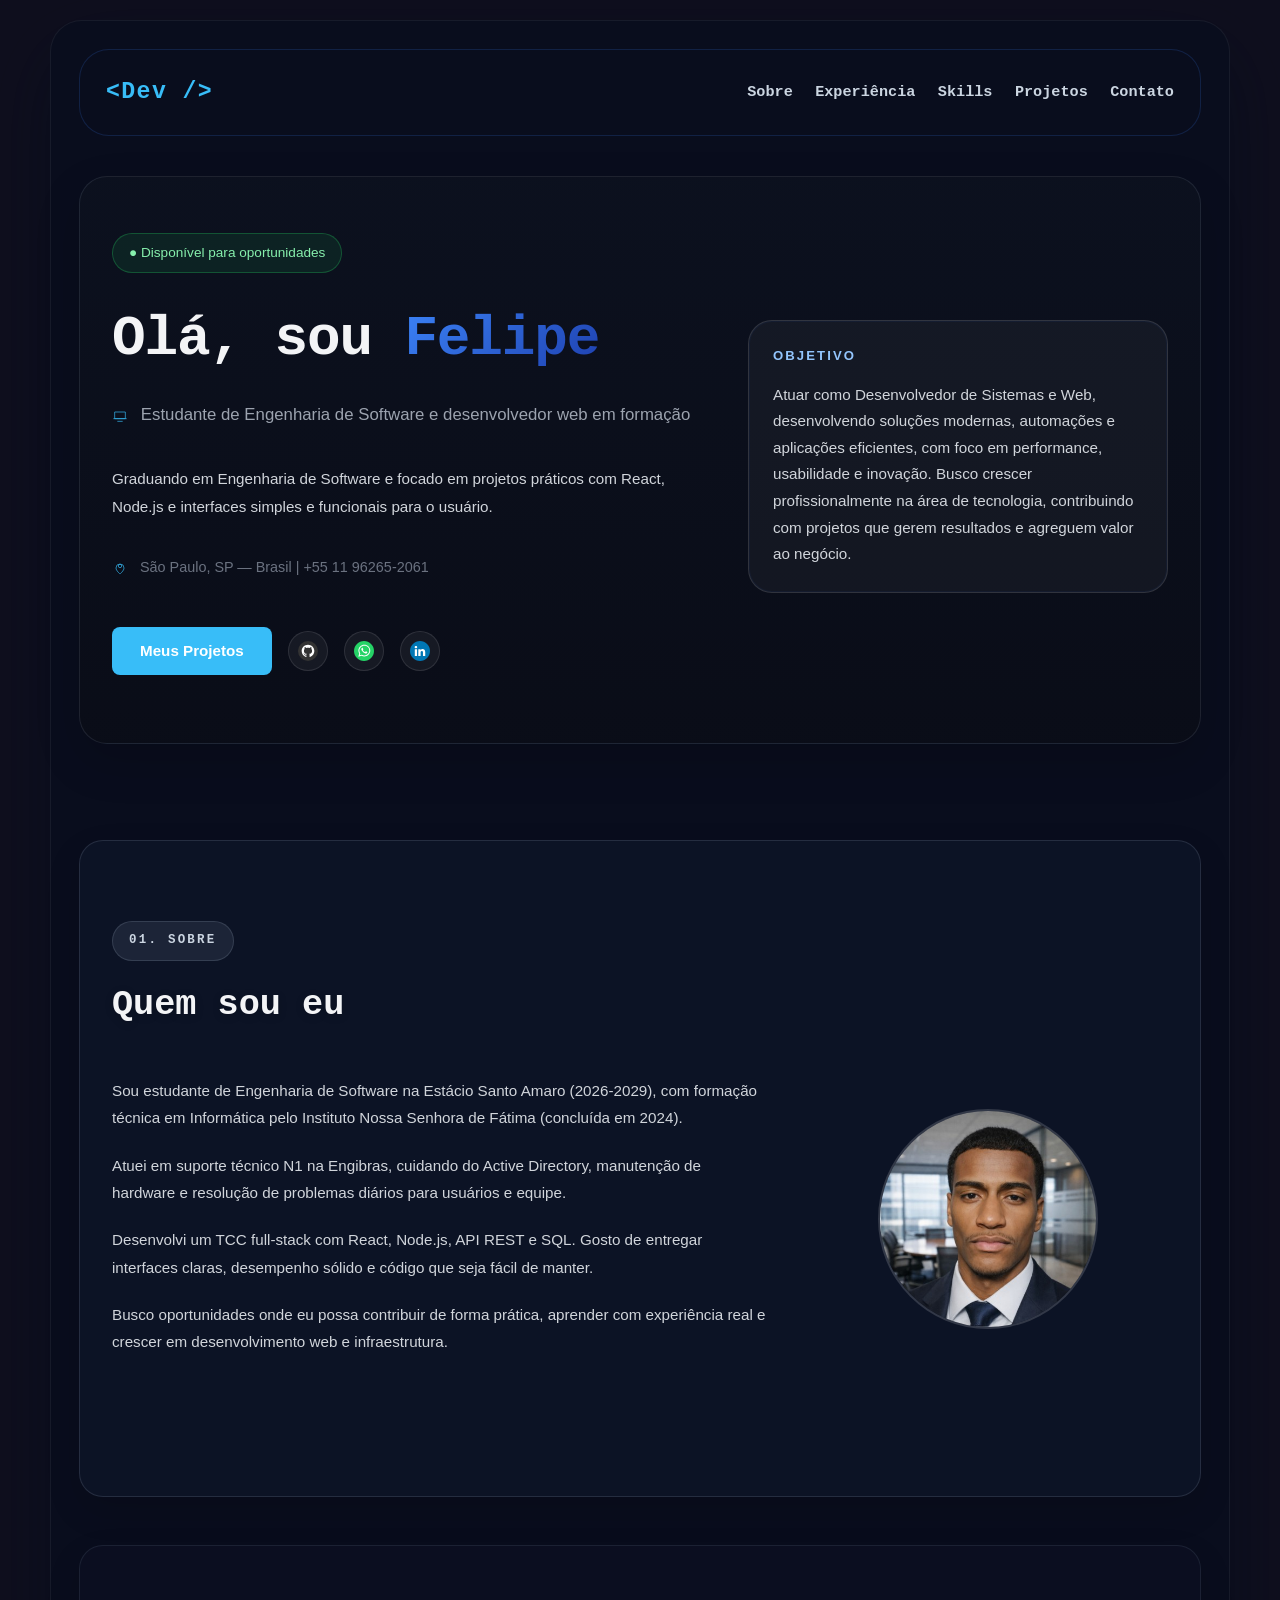
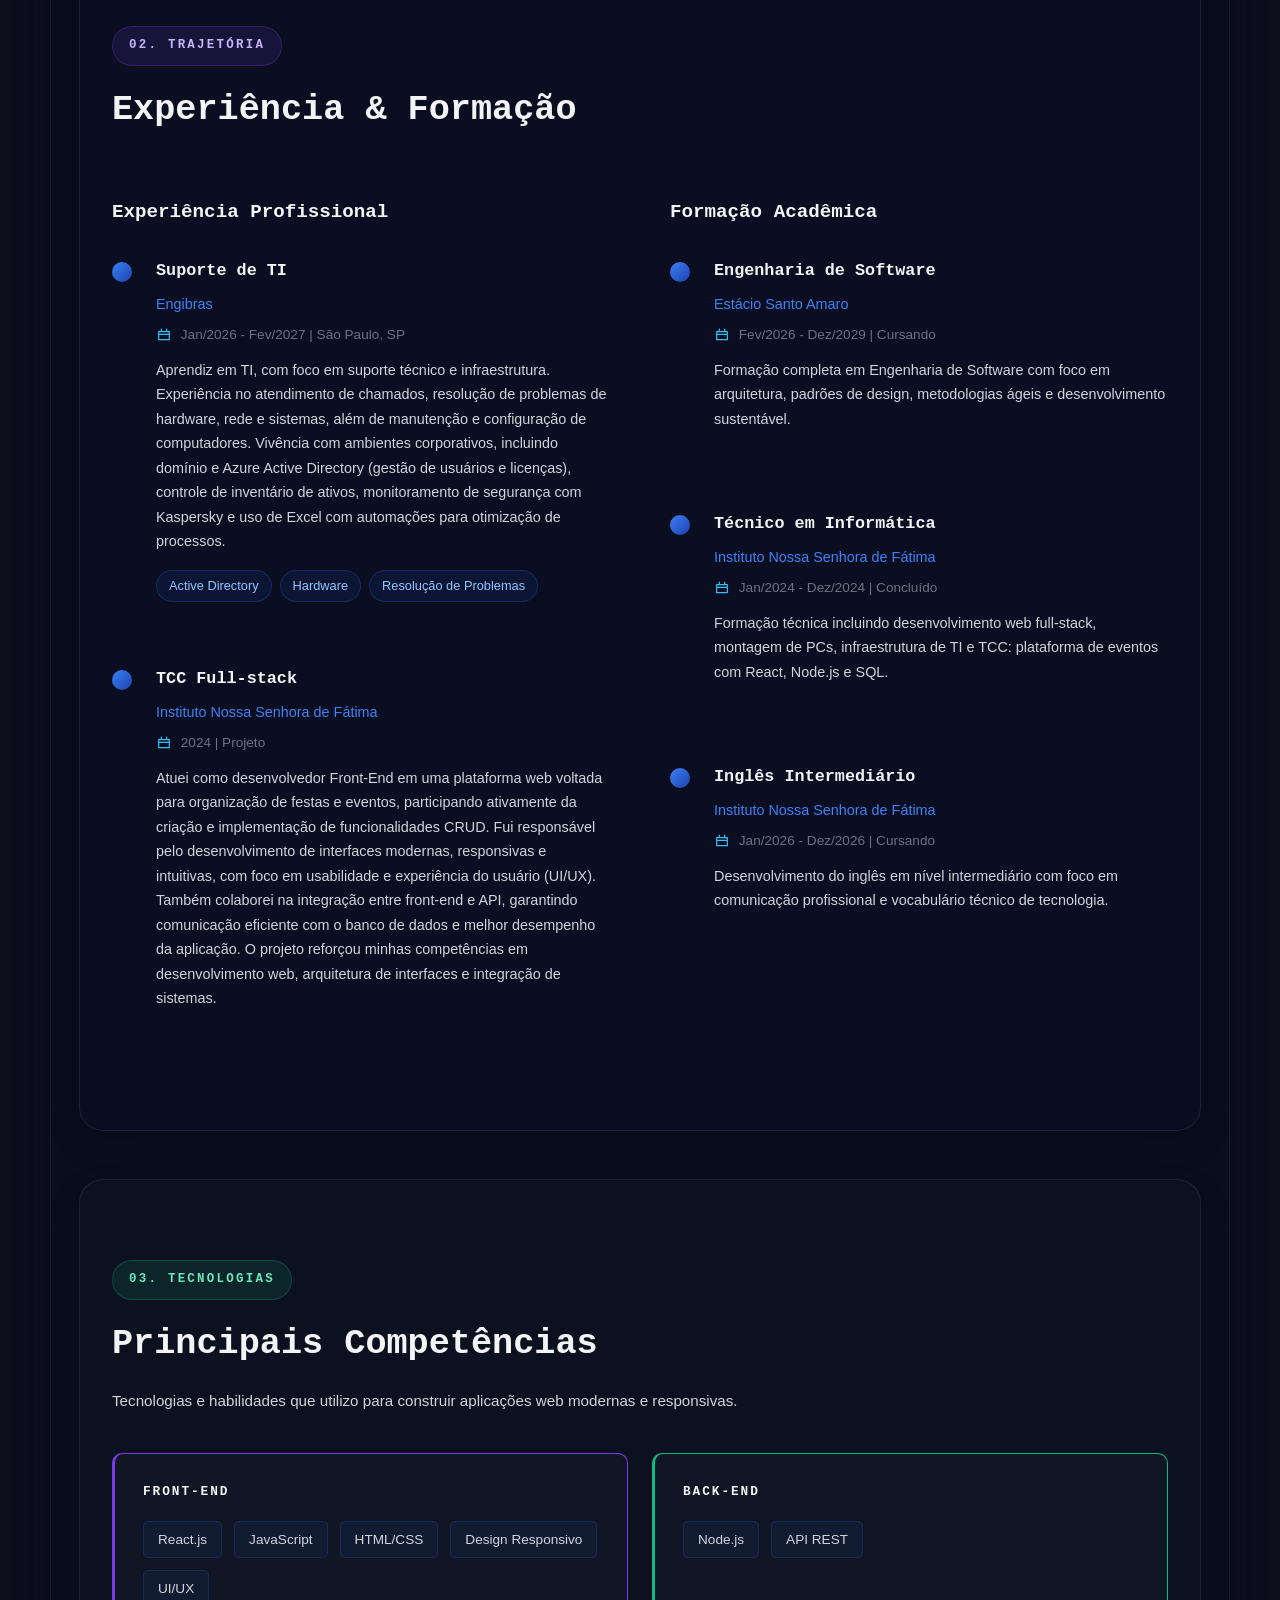
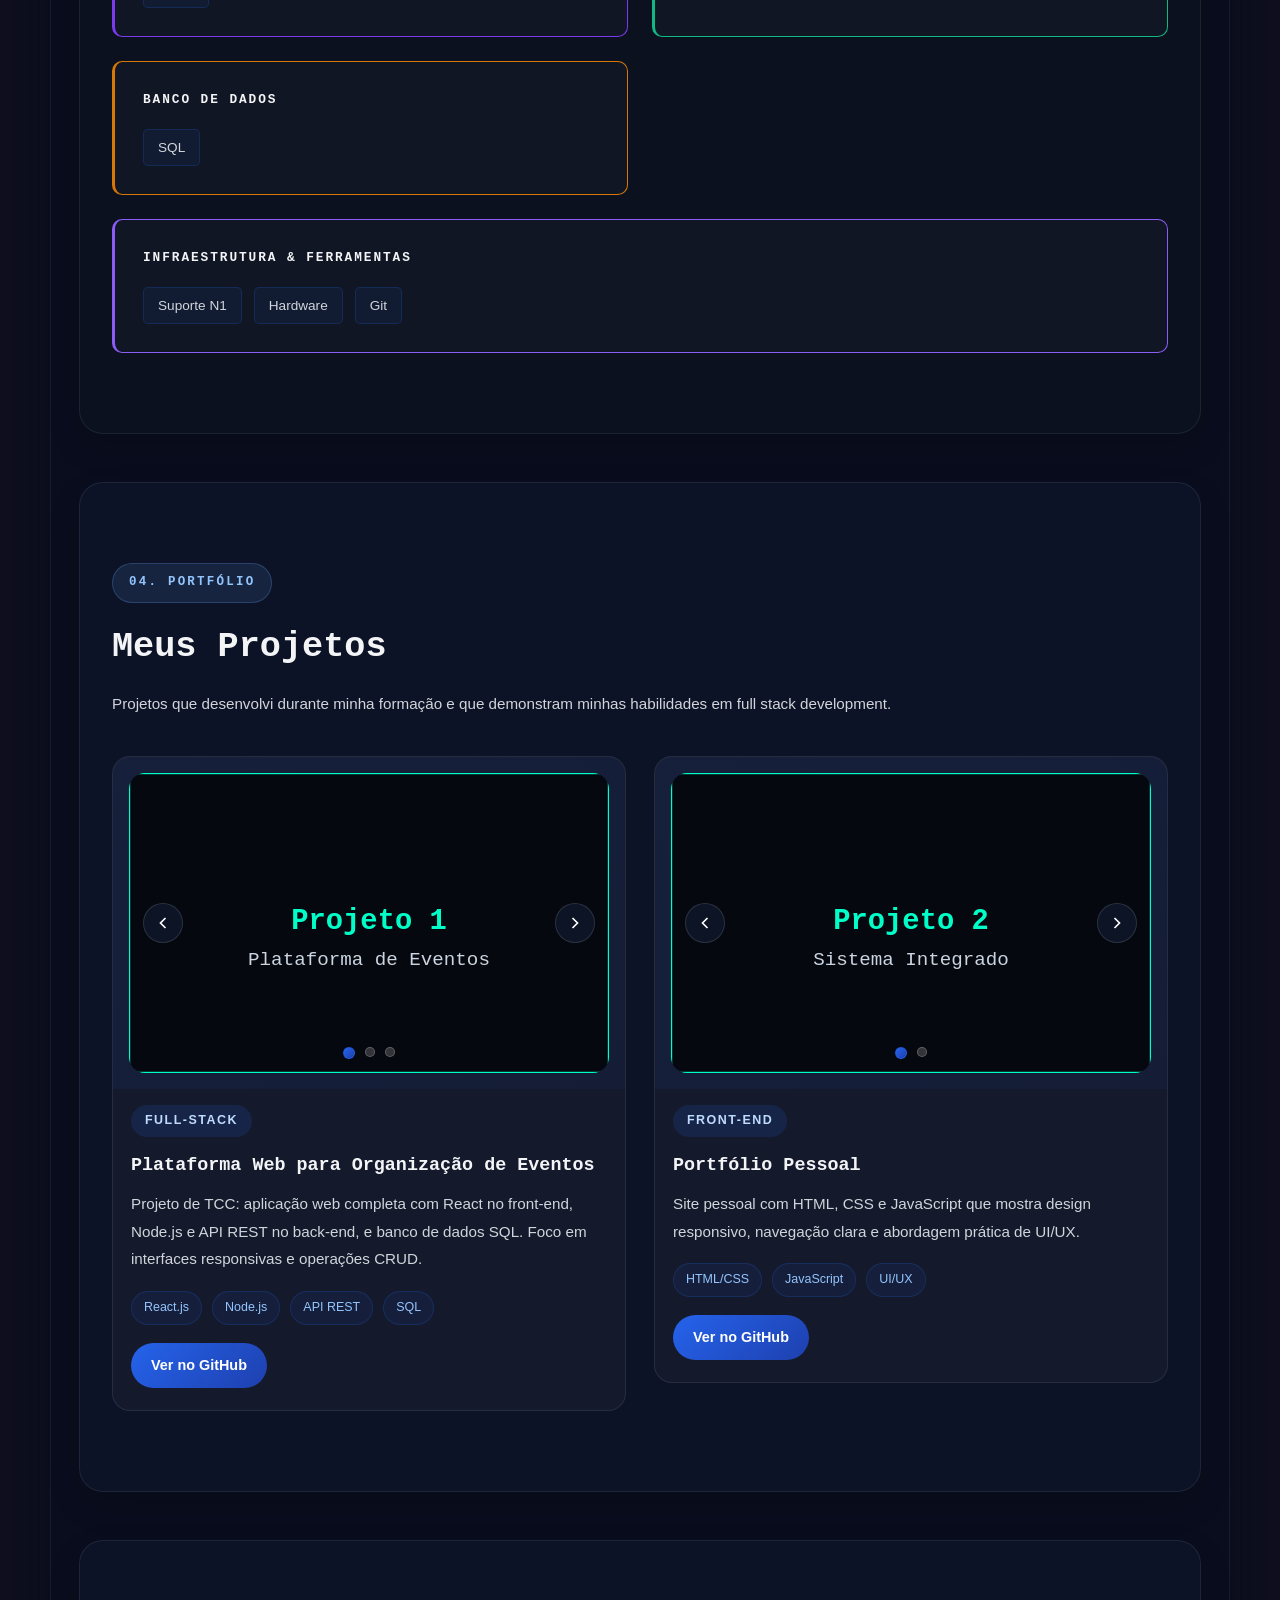
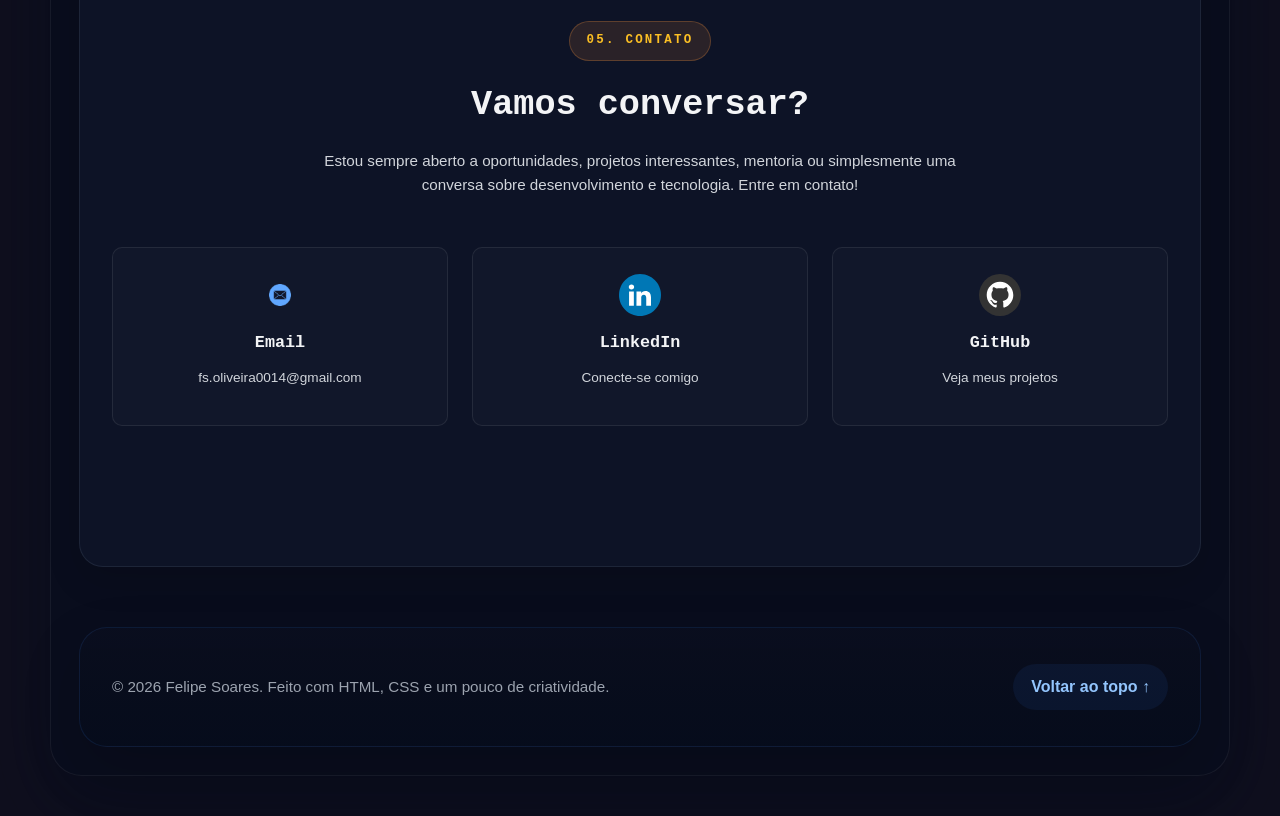
<file: index.html>
<!DOCTYPE html>
<html lang="pt-BR">

<head>
    <meta charset="UTF-8">
    <meta name="viewport" content="width=device-width, initial-scale=1.0">
    <link rel="stylesheet" href="./index.css">
    <title>Felipe Soares - IT Student | JavaScript, ReactJS | NodeJS | SQL | IT Infrastructure</title>
</head>

<body>

    <div class="pagina-home">

        <header class="topo">
            <div class="header-brand">
                <a class="logo" href="#home">&lt;Dev /&gt;</a>
            </div>
            <nav class="nav-menu">
                <a href="#sobre">Sobre</a>
                <a href="#trajetoria">Experiência</a>
                <a href="#skills">Skills</a>
                <a href="#projetos">Projetos</a>
                <a href="#contato">Contato</a>
            </nav>
            <button class="menu-toggle" type="button" aria-label="Abrir menu">
                <svg class="icon-menu" viewBox="0 0 24 24" aria-hidden="true">
                    <path d="M4 7h16M4 12h16M4 17h16" />
                </svg>
                <svg class="icon-close" viewBox="0 0 24 24" aria-hidden="true">
                    <path d="M6 6l12 12M18 6L6 18" />
                </svg>
            </button>
        </header>

        <main class="conteudo-principal">

            <!-- SEÇÃO HERO -->
            <section id="home" class="hero-section">
                <div class="hero-content">
                    <div class="hero-badge">● Disponível para oportunidades</div>
                    <h1>Olá, sou <span>Felipe</span></h1>
                    <p class="hero-subtitle">
                        <svg class="hero-icon hero-icon-laptop" viewBox="0 0 24 24" aria-hidden="true">
                            <path d="M4 6h16v10H4zM2 16h20M8 20h8" />
                        </svg>
                        Estudante de Engenharia de Software e desenvolvedor web em formação
                    </p>
                    <p class="hero-description">Graduando em Engenharia de Software e focado em projetos práticos com
                        React, Node.js e interfaces simples e funcionais para o usuário.</p>
                    <div class="hero-location">
                        <svg class="hero-icon hero-icon-location" viewBox="0 0 24 24" aria-hidden="true">
                            <path d="M12 21s-6-5.05-6-9a6 6 0 1 1 12 0c0 3.95-6 9-6 9z" />
                            <circle cx="12" cy="9" r="2.5" />
                        </svg>
                        São Paulo, SP — Brasil | +55 11 96265-2061
                    </div>
                    <div class="hero-buttons">
                        <a href="#projetos" class="btn-primary">Meus Projetos</a>
                        <a href="https://github.com/felipehtt" title="GitHub" class="social-link"><img
                                src="./public/assets/images/Github.svg" alt="GitHub"></a>
                        <a href="https://wa.me/5511962652061" title="WhatsApp" class="social-link"><img
                                src="./public/assets/images/WhatsApp.svg" alt="WhatsApp"></a>
                        <a href="https://www.linkedin.com/in/felipe-soares-917616301" title="LinkedIn"
                            class="social-link"><img src="./public/assets/images/LinkedIN.svg" alt="LinkedIn"></a>
                    </div>
                </div>
                <aside class="hero-panel">
                    <div class="hero-panel-card hero-panel-objective">
                        <p class="hero-panel-label">Objetivo</p>
                        <p class="hero-panel-note">Atuar como Desenvolvedor de Sistemas e Web, desenvolvendo soluções
                            modernas, automações e aplicações eficientes, com foco em performance, usabilidade e
                            inovação. Busco crescer profissionalmente na área de tecnologia, contribuindo com projetos
                            que gerem resultados e agreguem valor ao negócio.</p>
                    </div>
                </aside>
            </section>

            <!-- SEÇÃO SOBRE -->
            <section id="sobre" class="section-sobre">
                <div class="section-label">01. sobre</div>
                <h2>Quem sou eu</h2>

                <div class="sobre-content">
                    <div class="sobre-text">
                        <p>Sou estudante de Engenharia de Software na Estácio Santo Amaro (2026-2029), com formação
                            técnica em Informática pelo Instituto Nossa Senhora de Fátima (concluída em 2024).</p>
                        <p>Atuei em suporte técnico N1 na Engibras, cuidando do Active Directory, manutenção de hardware
                            e resolução de problemas diários para usuários e equipe.</p>
                        <p>Desenvolvi um TCC full-stack com React, Node.js, API REST e SQL. Gosto de entregar interfaces
                            claras, desempenho sólido e código que seja fácil de manter.</p>
                        <p>Busco oportunidades onde eu possa contribuir de forma prática, aprender com experiência real
                            e crescer em desenvolvimento web e infraestrutura.</p>
                    </div>
                    <aside class="sobre-profile">
                        <div class="profile-image">
                            <img src="./public/assets/images/Felipe.jpg" alt="Foto de Felipe Soares">
                        </div>
                    </aside>
                </div>

            </section>

            <!-- SEÇÃO TRAJETÓRIA -->
            <section id="trajetoria" class="section-trajetoria">
                <div class="section-label">02. trajetória</div>
                <h2>Experiência & Formação</h2>

                <div class="trajetoria-grid">
                    <div class="trajetoria-column">
                        <h3>Experiência Profissional</h3>
                        <div class="timeline">
                            <div class="timeline-item">
                                <div class="timeline-dot"></div>
                                <div class="timeline-content">
                                    <h4>Suporte de TI</h4>
                                    <p class="company">Engibras</p>
                                    <p class="date"><svg class="date-icon" viewBox="0 0 24 24" aria-hidden="true">
                                            <path d="M4 7h16v12H4zM4 11h16M8 3v4M16 3v4" />
                                        </svg>Jan/2026 - Fev/2027 | São Paulo, SP</p>
                                    <p class="description">Aprendiz em TI, com foco em suporte técnico e
                                        infraestrutura. Experiência no atendimento de chamados, resolução de problemas
                                        de hardware, rede e sistemas, além de manutenção e configuração de computadores.
                                        Vivência com ambientes corporativos, incluindo domínio e Azure Active Directory
                                        (gestão de usuários e licenças), controle de inventário de ativos, monitoramento
                                        de segurança com Kaspersky e uso de Excel com automações para otimização de
                                        processos.</p>
                                    <div class="skills-tags">
                                        <span>Active Directory</span>
                                        <span>Hardware</span>
                                        <span>Resolução de Problemas</span>
                                    </div>
                                </div>
                            </div>
                            <div class="timeline-item">
                                <div class="timeline-dot"></div>
                                <div class="timeline-content">
                                    <h4>TCC Full-stack</h4>
                                    <p class="company">Instituto Nossa Senhora de Fátima</p>
                                    <p class="date"><svg class="date-icon" viewBox="0 0 24 24" aria-hidden="true">
                                            <path d="M4 7h16v12H4zM4 11h16M8 3v4M16 3v4" />
                                        </svg>2024 | Projeto</p>
                                    <p class="description">Atuei como desenvolvedor Front-End em uma plataforma web
                                        voltada para organização de festas e eventos, participando ativamente da criação
                                        e implementação de funcionalidades CRUD. Fui responsável pelo desenvolvimento de
                                        interfaces modernas, responsivas e intuitivas, com foco em usabilidade e
                                        experiência do usuário (UI/UX). Também colaborei na integração entre front-end e
                                        API, garantindo comunicação eficiente com o banco de dados e melhor desempenho
                                        da aplicação. O projeto reforçou minhas competências em desenvolvimento web,
                                        arquitetura de interfaces e integração de sistemas.</p>
                                </div>
                            </div>
                        </div>
                    </div>

                    <div class="trajetoria-column">
                        <h3>Formação Acadêmica</h3>
                        <div class="timeline">
                            <div class="timeline-item">
                                <div class="timeline-dot"></div>
                                <div class="timeline-content">
                                    <h4>Engenharia de Software</h4>
                                    <p class="company">Estácio Santo Amaro</p>
                                    <p class="date"><svg class="date-icon" viewBox="0 0 24 24" aria-hidden="true">
                                            <path d="M4 7h16v12H4zM4 11h16M8 3v4M16 3v4" />
                                        </svg>Fev/2026 - Dez/2029 | Cursando</p>
                                    <p class="description">Formação completa em Engenharia de Software com foco em
                                        arquitetura, padrões de design, metodologias ágeis e desenvolvimento
                                        sustentável.</p>
                                </div>
                            </div>

                            <div class="timeline-item">
                                <div class="timeline-dot"></div>
                                <div class="timeline-content">
                                    <h4>Técnico em Informática</h4>
                                    <p class="company">Instituto Nossa Senhora de Fátima</p>
                                    <p class="date"><svg class="date-icon" viewBox="0 0 24 24" aria-hidden="true">
                                            <path d="M4 7h16v12H4zM4 11h16M8 3v4M16 3v4" />
                                        </svg>Jan/2024 - Dez/2024 | Concluído</p>
                                    <p class="description">Formação técnica incluindo desenvolvimento web full-stack,
                                        montagem de PCs, infraestrutura de TI e TCC: plataforma de eventos com React,
                                        Node.js e SQL.</p>
                                </div>
                            </div>

                            <div class="timeline-item">
                                <div class="timeline-dot"></div>
                                <div class="timeline-content">
                                    <h4>Inglês Intermediário</h4>
                                    <p class="company">Instituto Nossa Senhora de Fátima</p>
                                    <p class="date"><svg class="date-icon" viewBox="0 0 24 24" aria-hidden="true">
                                            <path d="M4 7h16v12H4zM4 11h16M8 3v4M16 3v4" />
                                        </svg>Jan/2026 - Dez/2026 | Cursando</p>
                                    <p class="description">Desenvolvimento do inglês em nível intermediário com foco em
                                        comunicação profissional e vocabulário técnico de tecnologia.</p>
                                </div>
                            </div>
                        </div>
                    </div>
                </div>
            </section>

            <!-- SEÇÃO SKILLS -->
            <section id="skills" class="section-skills">
                <div class="section-label">03. tecnologias</div>
                <h2>Principais Competências</h2>
                <p class="skills-description">Tecnologias e habilidades que utilizo para construir aplicações web
                    modernas e responsivas.</p>

                <div class="skills-grid">
                    <div class="skill-category" style="border-color: #7c3aed;">
                        <h3>FRONT-END</h3>
                        <div class="skill-tags">
                            <span>React.js</span>
                            <span>JavaScript</span>
                            <span>HTML/CSS</span>
                            <span>Design Responsivo</span>
                            <span>UI/UX</span>
                        </div>
                    </div>

                    <div class="skill-category" style="border-color: #10b981;">
                        <h3>BACK-END</h3>
                        <div class="skill-tags">
                            <span>Node.js</span>
                            <span>API REST</span>
                        </div>
                    </div>

                    <div class="skill-category" style="border-color: #d97706;">
                        <h3>BANCO DE DADOS</h3>
                        <div class="skill-tags">
                            <span>SQL</span>
                        </div>
                    </div>

                    <div class="skill-category" style="border-color: #8b5cf6; grid-column: 1 / -1;">
                        <h3>INFRAESTRUTURA & FERRAMENTAS</h3>
                        <div class="skill-tags">
                            <span>Suporte N1</span>
                            <span>Hardware</span>
                            <span>Git</span>
                        </div>
                    </div>
                </div>
            </section>

            <!-- SEÇÃO PROJETOS -->
            <section id="projetos" class="section-projetos">
                <div class="section-label">04. portfólio</div>
                <h2>Meus Projetos</h2>
                <p class="projects-description">Projetos que desenvolvi durante minha formação e que demonstram minhas
                    habilidades em full stack development.</p>

                <div class="cards">
                    <article class="card">
                        <div class="card-image">
                            <div class="project-gallery">
                                <div class="project-gallery-track">
                                    <div class="project-gallery-slide">
                                        <img src="./public/assets/images/project1.svg"
                                            alt="Projeto de eventos - imagem 1">
                                    </div>
                                    <div class="project-gallery-slide">
                                        <img src="./public/assets/images/project3.svg"
                                            alt="Projeto de eventos - imagem 2">
                                    </div>
                                    <div class="project-gallery-slide">
                                        <img src="./public/assets/images/project4.svg"
                                            alt="Projeto de eventos - imagem 3">
                                    </div>
                                </div>
                                <button class="gallery-btn gallery-prev" aria-label="Foto anterior">
                                    <svg width="20" height="20" viewBox="0 0 24 24" fill="none" stroke="currentColor"
                                        stroke-width="2">
                                        <polyline points="15 18 9 12 15 6"></polyline>
                                    </svg>
                                </button>
                                <button class="gallery-btn gallery-next" aria-label="Próxima foto">
                                    <svg width="20" height="20" viewBox="0 0 24 24" fill="none" stroke="currentColor"
                                        stroke-width="2">
                                        <polyline points="9 18 15 12 9 6"></polyline>
                                    </svg>
                                </button>
                                <div class="gallery-dots">
                                    <button class="gallery-dot active" data-slide="0" aria-label="Ver foto 1"></button>
                                    <button class="gallery-dot" data-slide="1" aria-label="Ver foto 2"></button>
                                    <button class="gallery-dot" data-slide="2" aria-label="Ver foto 3"></button>
                                </div>
                            </div>
                        </div>
                        <span class="tag">Full-stack</span>
                        <h3>Plataforma Web para Organização de Eventos</h3>
                        <p>Projeto de TCC: aplicação web completa com React no front-end, Node.js e API REST no
                            back-end, e banco de dados SQL. Foco em interfaces responsivas e operações CRUD.</p>
                        <div class="card-tech">
                            <span>React.js</span>
                            <span>Node.js</span>
                            <span>API REST</span>
                            <span>SQL</span>
                        </div>
                        <a href="https://github.com/felipehtt" class="github-link" target="_blank">Ver no GitHub</a>
                    </article>

                    <article class="card">
                        <div class="card-image">
                            <div class="project-gallery">
                                <div class="project-gallery-track">
                                    <div class="project-gallery-slide">
                                        <img src="./public/assets/images/project2.svg"
                                            alt="Portfólio pessoal - imagem 1">
                                    </div>
                                    <div class="project-gallery-slide">
                                        <img src="./public/assets/images/project3.svg"
                                            alt="Portfólio pessoal - imagem 2">
                                    </div>
                                </div>
                                <button class="gallery-btn gallery-prev" aria-label="Foto anterior">
                                    <svg width="20" height="20" viewBox="0 0 24 24" fill="none" stroke="currentColor"
                                        stroke-width="2">
                                        <polyline points="15 18 9 12 15 6"></polyline>
                                    </svg>
                                </button>
                                <button class="gallery-btn gallery-next" aria-label="Próxima foto">
                                    <svg width="20" height="20" viewBox="0 0 24 24" fill="none" stroke="currentColor"
                                        stroke-width="2">
                                        <polyline points="9 18 15 12 9 6"></polyline>
                                    </svg>
                                </button>
                                <div class="gallery-dots">
                                    <button class="gallery-dot active" data-slide="0" aria-label="Ver foto 1"></button>
                                    <button class="gallery-dot" data-slide="1" aria-label="Ver foto 2"></button>
                                </div>
                            </div>
                        </div>
                        <span class="tag">Front-end</span>
                        <h3>Portfólio Pessoal</h3>
                        <p>Site pessoal com HTML, CSS e JavaScript que mostra design responsivo, navegação clara e
                            abordagem prática de UI/UX.</p>
                        <div class="card-tech">
                            <span>HTML/CSS</span>
                            <span>JavaScript</span>
                            <span>UI/UX</span>
                        </div>
                        <a href="https://github.com/felipehtt" class="github-link" target="_blank">Ver no GitHub</a>
                    </article>
                </div>
            </section>

            <!-- SEÇÃO CONTATO -->
            <section id="contato" class="section-contato">
                <div class="section-label">05. contato</div>
                <h2>Vamos conversar?</h2>
                <p class="contato-description">Estou sempre aberto a oportunidades, projetos interessantes, mentoria ou
                    simplesmente uma conversa sobre desenvolvimento e tecnologia. Entre em contato!</p>

                <div class="contato-cards">
                    <a href="mailto:fs.oliveira0014@gmail.com" class="contato-card">
                        <img src="./public/assets/images/Email.png" alt="Email" class="card-icon email-icon">
                        <h3>Email</h3>
                        <p>fs.oliveira0014@gmail.com</p>
                    </a>

                    <a href="https://www.linkedin.com/in/felipe-soares-917616301" class="contato-card" target="_blank">
                        <img src="./public/assets/images/LinkedIN.svg" alt="LinkedIn" class="card-icon">
                        <h3>LinkedIn</h3>
                        <p>Conecte-se comigo</p>
                    </a>

                    <a href="https://github.com/felipehtt" class="contato-card" target="_blank">
                        <img src="./public/assets/images/Github.svg" alt="GitHub" class="card-icon github-icon">
                        <h3>GitHub</h3>
                        <p>Veja meus projetos</p>
                    </a>
                </div>
            </section>

        </main>

        <footer class="rodape">
            <div class="footer-content">
                <p>&copy; 2026 Felipe Soares. Feito com HTML, CSS e um pouco de criatividade.</p>
                <a href="#home" class="footer-top">Voltar ao topo ↑</a>
            </div>
        </footer>

    </div>

    <script src="./script.js"></script>
</body>

</html>
</file>
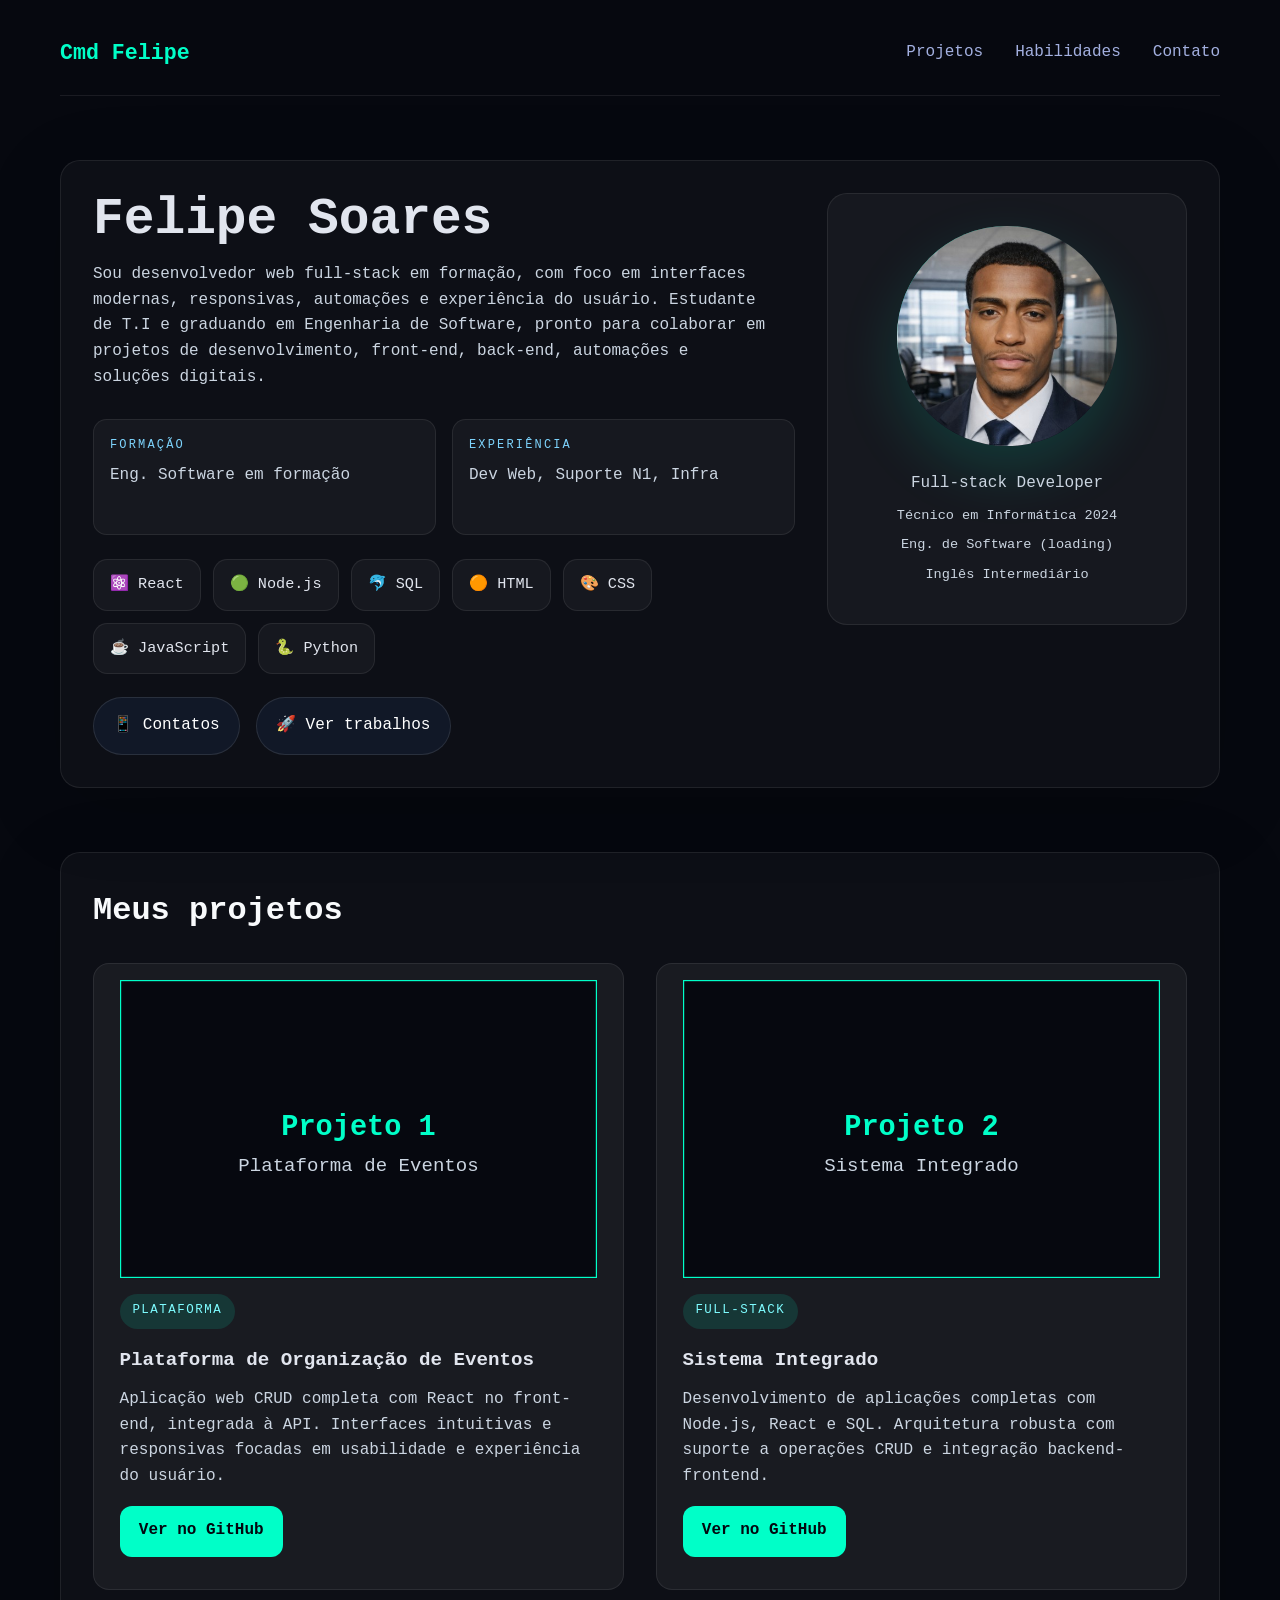
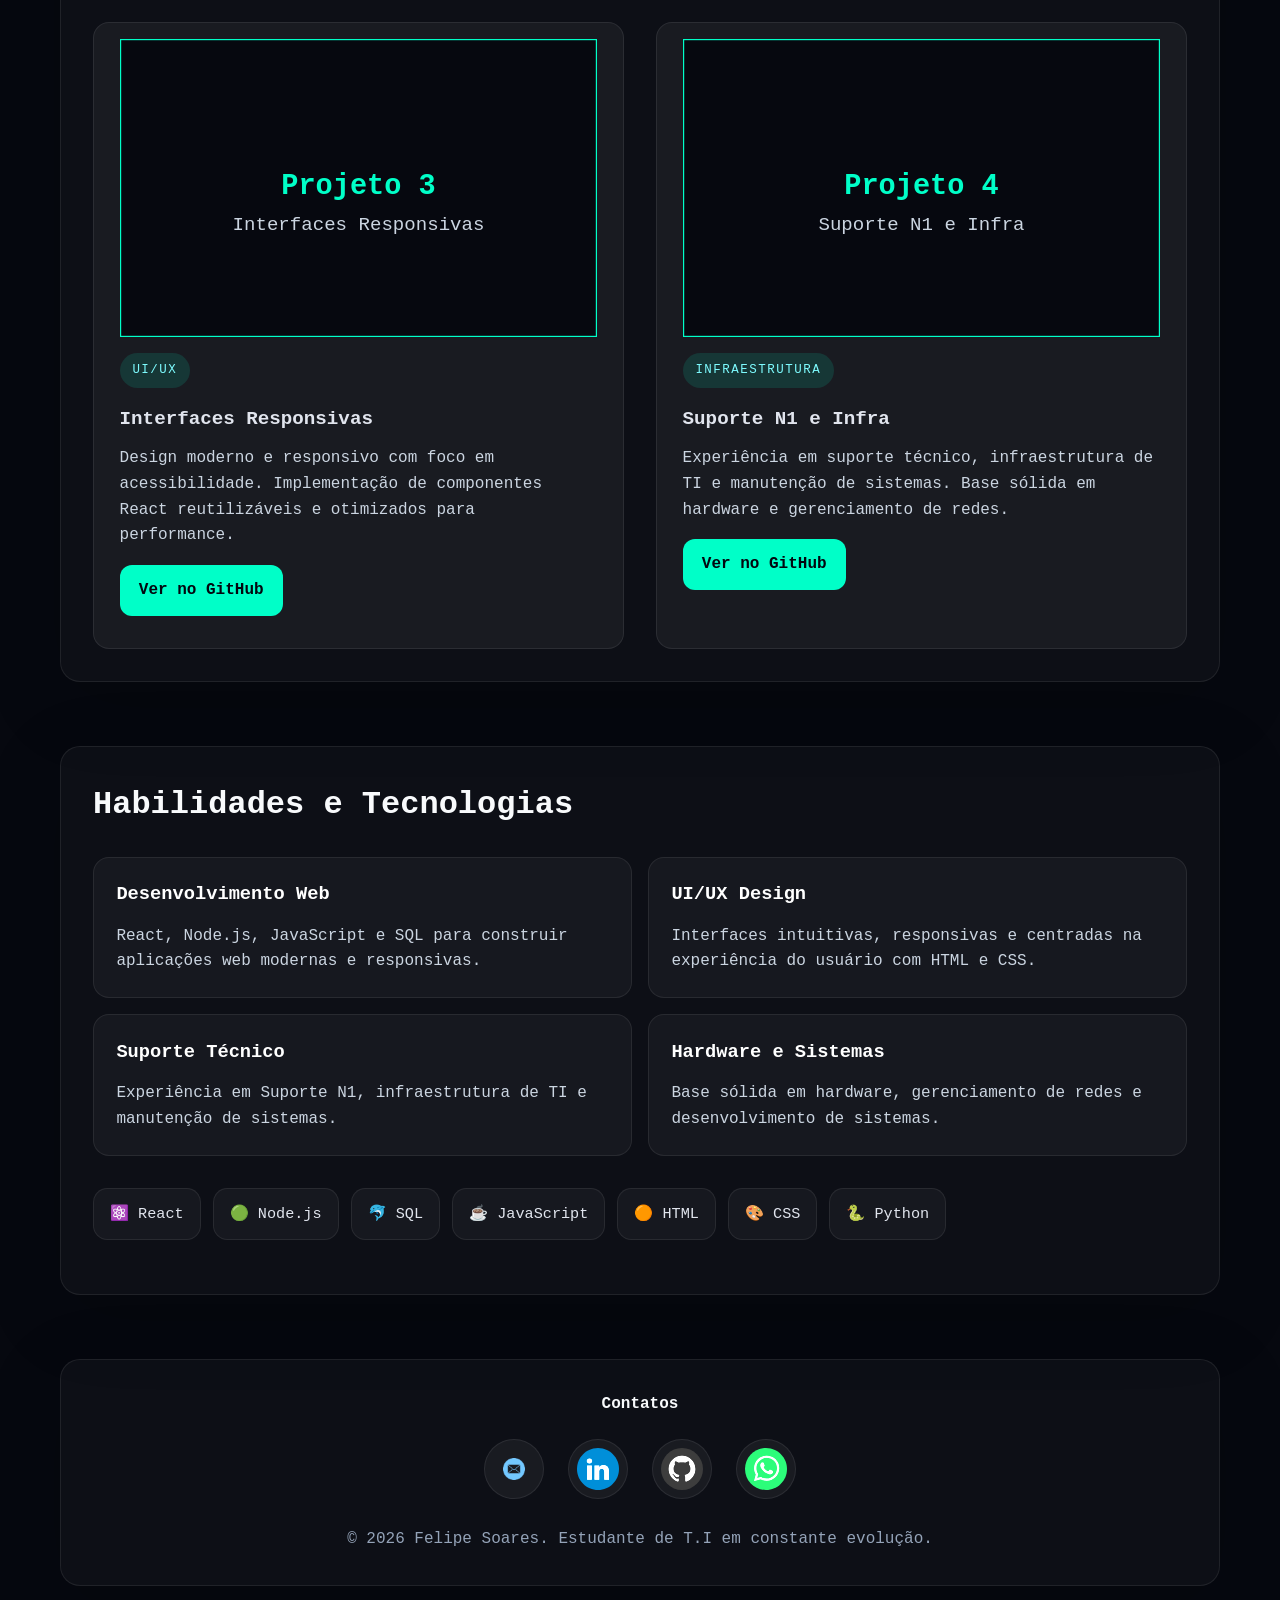
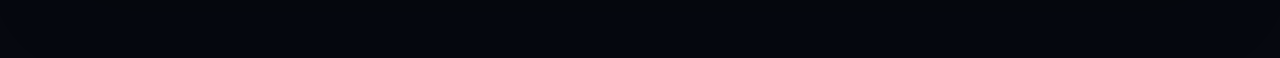
<file: src/pages/home/index.html>
<!DOCTYPE html>
<html lang="pt-BR">

<head>
    <meta charset="UTF-8">
    <meta name="viewport" content="width=device-width, initial-scale=1.0">
    <link rel="stylesheet" href="./index.css">
    <title>Felipe Soares | Portfólio</title>
</head>

<body>

    <div class="pagina-home">

        <header class="topo">
            <a class="logo" href="#">Cmd Felipe</a>
            <nav class="nav-menu">
                <a href="#projetos">Projetos</a>
                <a href="#servicos">Habilidades</a>
                <a href="#contato">Contato</a>
            </nav>
        </header>

        <main class="hero">
            <section class="intro">
                <h1>Felipe Soares</h1>
                <p>Sou desenvolvedor web full-stack em formação, com foco em interfaces modernas, responsivas, automações e experiência do usuário. Estudante de T.I e graduando em Engenharia de Software, pronto para colaborar em projetos de desenvolvimento, front-end, back-end, automações e soluções digitais.</p>

                <div class="info-boxes">
                    <div>
                        <span class="label">Formação</span>
                        <p>Eng. Software em formação</p>
                    </div>
                    <div>
                        <span class="label">Experiência</span>
                        <p>Dev Web, Suporte N1, Infra</p>
                    </div>
                </div>

                <div class="tech-icons" aria-label="Tecnologias">
                    <span>⚛️ React</span>
                    <span>🟢 Node.js</span>
                    <span>🐬 SQL</span>
                    <span>🟠 HTML</span>
                    <span>🎨 CSS</span>
                    <span>☕ JavaScript</span>
                    <span>🐍 Python</span>
                </div>

                <div class="contatos-rapidos">
                    <a href="#contato">📱 Contatos</a>
                    <a href="#projetos">🚀 Ver trabalhos</a>
                </div>
            </section>

            <aside class="perfil">
                <div class="foto-perfil">
                    <img src="../../../public/assets/images/Felipe.jpg" alt="Foto de perfil de Felipe Soares" />
                </div>
                <div class="perfil-dados">
                    <p>Full-stack Developer</p>
                    <p style="font-size: 0.85rem; margin-top: 0.5rem;">Técnico em Informática 2024</p>
                    <p style="font-size: 0.85rem; margin-top: 0.5rem;">Eng. de Software (loading)</p>
                    <p style="font-size: 0.85rem; margin-top: 0.5rem;">Inglês Intermediário</p>
                </div>
            </aside>
        </main>

        <main id="projetos" class="projetos">
            <h2>Meus projetos</h2>
            <div class="cards">
                <article class="card">
                    <img src="../../../public/assets/images/project1.svg" alt="Plataforma de Organização de Eventos">
                    <span class="tag">Plataforma</span>
                    <h3>Plataforma de Organização de Eventos</h3>
                    <p>Aplicação web CRUD completa com React no front-end, integrada à API. Interfaces intuitivas e responsivas focadas em usabilidade e experiência do usuário.</p>
                    <a href="https://github.com/felipe/project1" class="github-link" target="_blank">Ver no GitHub</a>
                </article>
                <article class="card">
                    <img src="../../../public/assets/images/project2.svg" alt="Sistema Integrado">
                    <span class="tag">Full-stack</span>
                    <h3>Sistema Integrado</h3>
                    <p>Desenvolvimento de aplicações completas com Node.js, React e SQL. Arquitetura robusta com suporte a operações CRUD e integração backend-frontend.</p>
                    <a href="https://github.com/felipe/project2" class="github-link" target="_blank">Ver no GitHub</a>
                </article>
                <article class="card">
                    <img src="../../../public/assets/images/project3.svg" alt="Interfaces Responsivas">
                    <span class="tag">UI/UX</span>
                    <h3>Interfaces Responsivas</h3>
                    <p>Design moderno e responsivo com foco em acessibilidade. Implementação de componentes React reutilizáveis e otimizados para performance.</p>
                    <a href="https://github.com/felipe/project3" class="github-link" target="_blank">Ver no GitHub</a>
                </article>
                <article class="card">
                    <img src="../../../public/assets/images/project4.svg" alt="Suporte N1 e Infra">
                    <span class="tag">Infraestrutura</span>
                    <h3>Suporte N1 e Infra</h3>
                    <p>Experiência em suporte técnico, infraestrutura de TI e manutenção de sistemas. Base sólida em hardware e gerenciamento de redes.</p>
                    <a href="https://github.com/felipe/project4" class="github-link" target="_blank">Ver no GitHub</a>
                </article>
            </div>
        </main>

        <main id="servicos" class="servicos">
            <h2>Habilidades e Tecnologias</h2>
            <div class="servico-lista">
                <section>
                    <h3>Desenvolvimento Web</h3>
                    <p>React, Node.js, JavaScript e SQL para construir aplicações web modernas e responsivas.</p>
                </section>
                <section>
                    <h3>UI/UX Design</h3>
                    <p>Interfaces intuitivas, responsivas e centradas na experiência do usuário com HTML e CSS.</p>
                </section>
                <section>
                    <h3>Suporte Técnico</h3>
                    <p>Experiência em Suporte N1, infraestrutura de TI e manutenção de sistemas.</p>
                </section>
                <section>
                    <h3>Hardware e Sistemas</h3>
                    <p>Base sólida em hardware, gerenciamento de redes e desenvolvimento de sistemas.</p>
                </section>
            </div>

            <div class="linguagens">
                <span>⚛️ React</span>
                <span>🟢 Node.js</span>
                <span>🐬 SQL</span>
                <span>☕ JavaScript</span>
                <span>🟠 HTML</span>
                <span>🎨 CSS</span>
                <span>🐍 Python</span>
            </div>
        </main>

        <footer id="contato" class="rodape">
            <h4>Contatos</h4>
            <div class="footer-icons">
                <a href="mailto:fs.oliveira0014@gmail.com" title="Email" class="icon-link">
                    <img src="../../../public/assets/images/Email.png" alt="Email" />
                </a>
                <a href="https://www.linkedin.com/in/felipe-soares-917616301" target="_blank" title="LinkedIn" class="icon-link">
                    <img src="../../../public/assets/images/LinkedIN.svg" alt="LinkedIn" />
                </a>
                <a href="https://github.com/felipehtt" target="_blank" title="GitHub" class="icon-link">
                    <img src="../../../public/assets/images/Github.svg" alt="GitHub" />
                </a>
                <a href="http://wa.me/5511962652061" target="_blank" title="WhatsApp" class="icon-link">
                    <img src="../../../public/assets/images/WhatsApp.svg" alt="WhatsApp" />
                </a>
            </div>
            <p class="footer-copy">© 2026 Felipe Soares. Estudante de T.I em constante evolução.</p>
        </footer>

    </div>

</body>

</html>
</file>
<file: index.css>
:root {
    color: #d1d5db;
    background: #0f0f1e;
    font-family: -apple-system, BlinkMacSystemFont, 'Segoe UI', Roboto, sans-serif;
    font-size: 16px;
    line-height: 1.6;
    scroll-behavior: smooth;
}

* {
    box-sizing: border-box;
}

html,
body {
    margin: 0;
    min-height: 100%;
}

body {
    background: #0f0f1e;
    color: #d1d5db;
}

a {
    color: inherit;
    text-decoration: none;
}

img,
svg,
video {
    max-width: 100%;
    height: auto;
    display: block;
}

.pagina-home {
    /* Container principal */
    max-width: 1180px;
    width: calc(100% - 32px);
    margin: 20px auto 40px;
    padding: 28px;
    background: rgba(10, 14, 30, 0.95);
    border-radius: 32px;
    border: 1px solid rgba(255, 255, 255, 0.06);
    box-shadow: 0 28px 80px rgba(3, 10, 27, 0.45);
}

.topo {
    /* Header */
    position: relative;
    display: flex;
    justify-content: space-between;
    align-items: center;
    flex-wrap: nowrap;
    gap: 1rem;
    padding: 24px 26px;
    background: rgba(10, 14, 30, 0.92);
    border: 1px solid rgba(59, 130, 246, 0.18);
    border-radius: 30px;
    margin-bottom: 40px;
}

.menu-toggle {
    display: none;
    width: 40px;
    height: 40px;
    border: 1px solid rgba(56, 189, 248, 0.2);
    background: rgba(15, 23, 42, 0.9);
    border-radius: 16px;
    cursor: pointer;
    align-items: center;
    justify-content: center;
    padding: 0;
    color: #7dd3fc;
    transition: background 0.25s ease, transform 0.25s ease, border-color 0.25s ease;
    flex-shrink: 0;
    box-shadow: 0 8px 24px rgba(0, 0, 0, 0.18);
    position: relative;
}

.menu-toggle:hover {
    background: rgba(56, 189, 248, 0.12);
    border-color: rgba(56, 189, 248, 0.35);
    transform: translateY(-1px);
}

.menu-toggle svg {
    width: 22px;
    height: 22px;
    stroke: currentColor;
    fill: none;
    stroke-width: 2.5;
    stroke-linecap: round;
    stroke-linejoin: round;
    transition: opacity 0.25s ease, transform 0.25s ease;
    position: absolute;
}

.icon-close {
    opacity: 0;
    transform: scale(0.9);
}

.topo.menu-open .icon-menu {
    opacity: 0;
    transform: scale(0.9);
}

.topo.menu-open .icon-close {
    opacity: 1;
    transform: scale(1);
}

.topo.menu-open .menu-toggle span:nth-child(1) {
    transform: translateY(6px) rotate(45deg);
}

.topo.menu-open .menu-toggle span:nth-child(2) {
    opacity: 0;
}

.topo.menu-open .menu-toggle span:nth-child(3) {
    transform: translateY(-6px) rotate(-45deg);
}

.logo {
    /* Logo */
    font-weight: 800;
    font-size: 1.45rem;
    color: #38bdf8;
    font-family: 'Courier New', monospace;
    letter-spacing: 0.06em;
}

.header-brand {
    display: flex;
    align-items: center;
    gap: 0.75rem;
    order: 0;
    flex-shrink: 0;
}

.nav-menu {
    display: flex;
    gap: 1.4rem;
    flex-wrap: wrap;
    flex: 1;
    order: 1;
    justify-content: flex-end;
    min-width: 0;
    transition: opacity 0.25s ease, visibility 0.25s ease;
}

.menu-toggle {
    order: 2;
    margin-left: auto;
}

.nav-menu a {
    /* Links do menu */
    color: #cbd5e1;
    font-size: 0.95rem;
    transition: color 0.25s ease;
    font-family: 'Courier New', monospace;
    font-weight: 600;
}

.nav-menu a:hover {
    color: #ffffff;
}


.header-social {
    display: none;
}

.header-social-link {
    display: none;
}

.hero-section {
    display: grid;
    grid-template-columns: minmax(0, 1fr) minmax(280px, 420px);
    gap: 2rem;
    align-items: center;
    padding: 56px 32px 64px;
    min-height: 520px;
    background: linear-gradient(180deg, rgba(12, 17, 31, 0.98), rgba(10, 13, 24, 0.98));
    border-radius: 28px;
    border: 1px solid rgba(148, 163, 184, 0.14);
    box-shadow: 0 18px 45px rgba(0, 0, 0, 0.15);
    margin-bottom: 48px;
}

.hero-content {
    z-index: 1;
}

.hero-badge {
    display: inline-block;
    padding: 8px 16px;
    background: rgba(34, 197, 94, 0.1);
    border: 1px solid rgba(34, 197, 94, 0.3);
    color: #86efac;
    border-radius: 20px;
    font-size: 0.85rem;
    margin-bottom: 20px;
}

.hero-section h1 {
    font-size: clamp(2.2rem, 5vw, 3.5rem);
    line-height: 1.1;
    margin: 16px 0;
    font-weight: 800;
    color: #f3f4f6;
    font-family: 'Courier New', Courier, monospace;
    letter-spacing: -0.02em;
}

.hero-section h1 span {
    background: linear-gradient(135deg, #3b82f6, #1e40af);
    -webkit-background-clip: text;
    -webkit-text-fill-color: transparent;
    background-clip: text;
    font-family: 'Courier New', Courier, monospace;
}

.hero-subtitle {
    display: inline-flex;
    align-items: center;
    gap: 0.8rem;
    font-size: 1.05rem;
    color: #9ca3af;
    margin: 16px 0;
    font-weight: 500;
}

.hero-location {
    display: inline-flex;
    align-items: center;
    gap: 0.75rem;
    color: #6b7280;
    font-size: 0.9rem;
    margin: 16px 0;
}

.hero-icon {
    width: 1rem;
    height: 1rem;
    flex-shrink: 0;
    stroke: #38bdf8;
    fill: none;
}

.hero-description {
    color: #d1d5db;
    font-size: 0.95rem;
    line-height: 1.8;
    max-width: 600px;
    margin: 20px 0;
}

.hero-buttons {
    display: flex;
    gap: 16px;
    margin-top: 32px;
    flex-wrap: nowrap;
    align-items: center;
    overflow-x: auto;
    padding-bottom: 4px;
}

.hero-buttons a {
    flex: 0 0 auto;
    white-space: nowrap;
}

.hero-buttons::-webkit-scrollbar {
    height: 6px;
}

.hero-buttons::-webkit-scrollbar-thumb {
    background: rgba(255, 255, 255, 0.15);
    border-radius: 999px;
}

.btn-primary {
    /* Botão principal */
    padding: 12px 28px;
    background: #38bdf8;
    color: #ffffff;
    border: none;
    border-radius: 8px;
    font-weight: 700;
    cursor: pointer;
    font-size: 0.95rem;
}

.btn-primary:hover {
    background: #2563eb;
}

.hero-panel {
    display: grid;
    gap: 20px;
    width: 100%;
    align-self: center;
}

.hero-panel-card {
    padding: 24px;
    background: rgba(255, 255, 255, 0.04);
    border: 1px solid rgba(255, 255, 255, 0.12);
    border-radius: 24px;
    box-shadow: inset 0 0 0 1px rgba(37, 99, 235, 0.06);
}

.hero-panel-secondary {
    background: rgba(37, 99, 235, 0.08);
}

.hero-panel-label {
    margin: 0 0 16px;
    font-size: 0.82rem;
    text-transform: uppercase;
    letter-spacing: 0.16em;
    color: #93c5fd;
    font-weight: 700;
}

.hero-panel-list {
    list-style: none;
    margin: 0;
    padding: 0;
    display: grid;
    gap: 12px;
}

.hero-panel-list li,
.hero-panel-note {
    margin: 0;
    color: #d1d5db;
    line-height: 1.75;
    font-size: 0.95rem;
}

.social-link {
    /* Links sociais */
    display: inline-flex;
    align-items: center;
    justify-content: center;
    width: 40px;
    height: 40px;
    background: rgba(255, 255, 255, 0.05);
    border: 1px solid rgba(255, 255, 255, 0.1);
    border-radius: 50%;
    font-size: 1.1rem;
}

.social-link:hover {
    background: rgba(37, 99, 235, 0.2);
}

.social-link img {
    width: 20px;
    height: 20px;
    object-fit: contain;
}

.hero-image {
    position: relative;
    display: flex;
    justify-content: center;
    align-items: center;
}

.image-placeholder {
    position: relative;
    width: 100%;
    max-width: 320px;
    height: 320px;
    border-radius: 50%;
    overflow: hidden;
    background: rgba(255, 255, 255, 0.06);
    border: 1px solid rgba(148, 163, 184, 0.24);
    display: flex;
    align-items: center;
    justify-content: center;
    box-shadow: 0 18px 35px rgba(0, 0, 0, 0.18);
}

.image-placeholder::before {
    content: '';
    position: absolute;
    inset: -50%;
    background: radial-gradient(circle, rgba(37, 99, 235, 0.2) 0%, transparent 70%);
    animation: pulse 3s ease-in-out infinite;
}

.image-placeholder img {
    width: 100%;
    height: 100%;
    object-fit: cover;
    z-index: 1;
    border-radius: 50%;
}

@keyframes pulse {

    0%,
    100% {
        opacity: 0.5;
    }

    50% {
        opacity: 1;
    }
}

.info-boxes {
    display: grid;
    grid-template-columns: repeat(2, minmax(0, 1fr));
    gap: 1rem;
    margin-bottom: 1.5rem;
}

.info-boxes div {
    padding: 1rem;
    background: rgba(255, 255, 255, 0.04);
    border: 1px solid rgba(255, 255, 255, 0.08);
    border-radius: 0.85rem;
}

.label {
    display: block;
    margin-bottom: 0.5rem;
    color: #7dd3fc;
    text-transform: uppercase;
    font-size: 0.75rem;
    letter-spacing: 0.18em;
}

.tech-icons,
.linguagens {
    display: flex;
    flex-wrap: wrap;
    gap: 0.75rem;
    margin-bottom: 1.4rem;
}

.tech-icons span,
.linguagens span {
    display: inline-flex;
    align-items: center;
    gap: 0.5rem;
    padding: 0.8rem 1rem;
    background: rgba(255, 255, 255, 0.04);
    border: 1px solid rgba(255, 255, 255, 0.08);
    border-radius: 0.9rem;
    color: #e1e5ee;
    font-size: 0.95rem;
}

.contatos-rapidos {
    display: flex;
    gap: 1rem;
    flex-wrap: wrap;
}

.contatos-rapidos a {
    display: inline-flex;
    align-items: center;
    gap: 0.5rem;
    padding: 0.95rem 1.2rem;
    border-radius: 999px;
    background: #111827;
    color: #ffffff;
    text-decoration: none;
    border: 1px solid rgba(255, 255, 255, 0.1);
    transition: transform 0.2s ease, border-color 0.2s ease;
}

.contatos-rapidos a:hover {
    transform: translateY(-2px);
    border-color: #00ffc8;
}

/* SEÇÃO SOBRE */
.section-sobre {
    padding: 80px 32px;
    background: rgba(15, 23, 42, 0.7);
    border: 1px solid rgba(148, 163, 184, 0.18);
    border-radius: 24px;
    box-shadow: 0 14px 35px rgba(0, 0, 0, 0.12);
}

.section-label {
    display: inline-flex;
    align-items: center;
    gap: 0.5rem;
    padding: 9px 16px;
    background: rgba(59, 130, 246, 0.12);
    border: 1px solid rgba(59, 130, 246, 0.2);
    color: #7dd3fc;
    font-size: 0.78rem;
    letter-spacing: 0.18em;
    text-transform: uppercase;
    font-weight: 700;
    border-radius: 999px;
    margin-bottom: 16px;
    font-family: 'Courier New', Courier, monospace;
}

.section-sobre .section-label,
.section-trajetoria .section-label,
.section-skills .section-label,
.section-projetos .section-label,
.section-contato .section-label {
    background: rgba(148, 163, 184, 0.12);
    border-color: rgba(148, 163, 184, 0.2);
    color: #cbd5e1;
}

.section-sobre h2 {
    font-size: 2.2rem;
    margin: 0 0 28px;
    font-weight: 800;
    color: #f3f4f6;
    font-family: 'Courier New', Courier, monospace;
    text-shadow: 0 2px 8px rgba(0, 0, 0, 0.18);
}

.sobre-content {
    display: grid;
    grid-template-columns: minmax(0, 1fr) minmax(280px, 360px);
    gap: 40px;
    margin-bottom: 40px;
    align-items: center;
}

.sobre-text p {
    color: #d1d5db;
    line-height: 1.8;
    margin-bottom: 20px;
    font-size: 0.95rem;
}

.sobre-profile {
    display: flex;
    justify-content: center;
    align-items: center;
}

.profile-image {
    width: 220px;
    height: 220px;
    border-radius: 50%;
    overflow: hidden;
    border: 2px solid rgba(255, 255, 255, 0.12);
    background: rgba(255, 255, 255, 0.04);
}

.profile-image img {
    width: 100%;
    height: 100%;
    object-fit: cover;
    display: block;
}

.profile-info p {
    margin: 0;
    color: #d1d5db;
    font-size: 0.95rem;
    line-height: 1.8;
}

/* SEÇÃO TRAJETÓRIA */
.section-trajetoria {
    padding: 80px 32px;
    background: rgba(12, 16, 34, 0.78);
    border: 1px solid rgba(148, 163, 184, 0.12);
    border-radius: 24px;
    box-shadow: 0 14px 35px rgba(0, 0, 0, 0.12);
}

.section-trajetoria h2 {
    font-size: 2.2rem;
    margin: 0 0 40px;
    font-weight: 800;
    color: #f3f4f6;
    font-family: 'Courier New', Courier, monospace;
}

.section-trajetoria .section-label {
    background: rgba(124, 58, 237, 0.12);
    border-color: rgba(124, 58, 237, 0.25);
    color: #c4b5fd;
}

.trajetoria-grid {
    display: grid;
    grid-template-columns: 1fr 1fr;
    gap: 60px;
}

.trajetoria-column h3 {
    font-size: 1.2rem;
    margin-bottom: 30px;
    color: #f3f4f6;
    font-weight: 700;
    font-family: 'Courier New', Courier, monospace;
}

.timeline {
    display: grid;
    gap: 40px;
}

.timeline-item {
    display: grid;
    grid-template-columns: 20px 1fr;
    gap: 24px;
}

.timeline-dot {
    width: 20px;
    height: 20px;
    background: linear-gradient(135deg, #3b82f6, #1e40af);
    border-radius: 50%;
    margin-top: 4px;
}

.timeline-content {
    padding-bottom: 24px;
    border-bottom: 1px solid rgba(255, 255, 255, 0.08);
}

.timeline-content:last-child {
    border-bottom: none;
}

.timeline-content h4 {
    font-size: 1.05rem;
    margin: 0 0 8px;
    color: #f3f4f6;
    font-weight: 700;
    font-family: 'Courier New', Courier, monospace;
}

.timeline-content .company {
    color: #3b82f6;
    font-size: 0.9rem;
    margin: 0 0 8px;
    font-weight: 500;
}

.timeline-content .date {
    display: inline-flex;
    align-items: center;
    gap: 0.55rem;
    color: #6b7280;
    font-size: 0.85rem;
    margin: 0 0 12px;
}

.date-icon {
    width: 1rem;
    height: 1rem;
    flex-shrink: 0;
    stroke: #38bdf8;
    fill: none;
    stroke-width: 1.8;
    stroke-linecap: round;
    stroke-linejoin: round;
}

.timeline-content .description {
    color: #d1d5db;
    line-height: 1.7;
    font-size: 0.9rem;
    margin: 0 0 16px;
}

.skills-tags {
    display: flex;
    flex-wrap: wrap;
    gap: 8px;
}

.skills-tags span {
    display: inline-block;
    padding: 5px 12px;
    background: rgba(37, 99, 235, 0.1);
    border: 1px solid rgba(37, 99, 235, 0.25);
    border-radius: 18px;
    color: #93c5fd;
    font-size: 0.8rem;
    font-weight: 500;
}

/* SEÇÃO SKILLS */
.section-skills {
    padding: 80px 32px;
    background: rgba(12, 20, 32, 0.78);
    border: 1px solid rgba(148, 163, 184, 0.12);
    border-radius: 24px;
    box-shadow: 0 14px 35px rgba(0, 0, 0, 0.12);
}

.section-skills h2 {
    font-size: 2.2rem;
    margin: 0 0 16px;
    font-weight: 800;
    color: #f3f4f6;
    font-family: 'Courier New', Courier, monospace;
}

.section-skills .section-label {
    background: rgba(16, 185, 129, 0.12);
    border-color: rgba(16, 185, 129, 0.25);
    color: #6ee7b7;
}

.skills-description {
    color: #d1d5db;
    font-size: 0.95rem;
    margin: 0 0 40px;
}

.skills-grid {
    display: grid;
    grid-template-columns: repeat(2, 1fr);
    gap: 24px;
}

.skill-category {
    padding: 28px;
    background: rgba(255, 255, 255, 0.02);
    border: 1px solid rgba(255, 255, 255, 0.08);
    border-radius: 10px;
    border-left: 3px solid;
    transition: all 0.3s ease;
}

.skill-category:hover {
    background: rgba(255, 255, 255, 0.04);
    transform: translateY(-4px);
}

.skill-category h3 {
    font-size: 0.8rem;
    letter-spacing: 0.15em;
    text-transform: uppercase;
    margin: 0 0 18px;
    font-weight: 700;
    color: #f3f4f6;
    font-family: 'Courier New', Courier, monospace;
}

.skill-tags {
    display: flex;
    flex-wrap: wrap;
    gap: 12px;
}

.skill-tags span {
    display: inline-block;
    padding: 7px 14px;
    background: rgba(37, 99, 235, 0.08);
    border: 1px solid rgba(37, 99, 235, 0.2);
    border-radius: 5px;
    color: #d1d5db;
    font-size: 0.85rem;
    font-weight: 500;
}

/* SEÇÃO PROJETOS */
.section-projetos {
    padding: 80px 32px;
    background: rgba(15, 23, 42, 0.78);
    border: 1px solid rgba(148, 163, 184, 0.12);
    border-radius: 24px;
    box-shadow: 0 14px 35px rgba(0, 0, 0, 0.12);
}

.section-projetos h2 {
    font-size: 2.2rem;
    margin: 0 0 16px;
    font-weight: 800;
    color: #f3f4f6;
    font-family: 'Courier New', Courier, monospace;
}

.section-projetos .section-label {
    background: rgba(96, 165, 250, 0.12);
    border-color: rgba(96, 165, 250, 0.24);
    color: #93c5fd;
}

.projects-description {
    color: #d1d5db;
    font-size: 0.95rem;
    margin: 0 0 40px;
}

.conteudo-principal {
    display: grid;
    gap: 48px;
    margin-bottom: 32px;
}

.cards {
    display: grid;
    grid-template-columns: repeat(auto-fit, minmax(320px, 1fr));
    gap: 28px;
    justify-content: center;
    align-items: start;
}

.project-gallery {
    position: relative;
    overflow: hidden;
    border-radius: 16px;
    min-height: 220px;
    background: linear-gradient(180deg, rgba(15, 23, 42, 0.94), rgba(15, 23, 42, 0.75));
    box-shadow: inset 0 0 0 1px rgba(255, 255, 255, 0.08), inset 0 0 20px rgba(37, 99, 235, 0.08);
}

.project-gallery-track {
    display: flex;
    transition: transform 0.45s ease;
}

.project-gallery-slide {
    min-width: 100%;
    flex-shrink: 0;
}

.project-gallery-slide img {
    width: 100%;
    height: auto;
    object-fit: cover;
    display: block;
}

.gallery-btn {
    position: absolute;
    top: 50%;
    transform: translateY(-50%);
    width: 40px;
    height: 40px;
    background: rgba(15, 23, 42, 0.85);
    border: 1px solid rgba(255, 255, 255, 0.12);
    color: #ffffff;
    border-radius: 50%;
    display: flex;
    align-items: center;
    justify-content: center;
    cursor: pointer;
    transition: all 0.25s ease;
    z-index: 2;
}

.gallery-btn:hover {
    background: rgba(30, 41, 59, 0.95);
}

.gallery-prev {
    left: 14px;
}

.gallery-next {
    right: 14px;
}

.gallery-dots {
    position: absolute;
    left: 50%;
    bottom: 14px;
    transform: translateX(-50%);
    display: flex;
    gap: 10px;
    z-index: 2;
}

.gallery-dot {
    width: 10px;
    height: 10px;
    border-radius: 50%;
    background: rgba(255, 255, 255, 0.18);
    border: 1px solid rgba(255, 255, 255, 0.22);
    cursor: pointer;
    transition: all 0.3s ease;
    padding: 0;
    margin: 0;
}

.gallery-dot.active {
    width: 12px;
    height: 12px;
    background: linear-gradient(135deg, #2563eb, #1e40af);
    border-color: rgba(37, 99, 235, 0.45);
}


.card {
    padding: 0;
    background: rgba(255, 255, 255, 0.03);
    border: 1px solid rgba(148, 163, 184, 0.14);
    border-radius: 18px;
    overflow: hidden;
    transition: transform 0.25s ease, background 0.25s ease, border-color 0.25s ease;
}

.card:hover {
    transform: translateY(-8px);
    background: rgba(255, 255, 255, 0.05);
    border-color: rgba(37, 99, 235, 0.25);
    box-shadow: 0 22px 50px rgba(0, 0, 0, 0.16);
}

.card-image {
    width: 100%;
    height: auto;
    overflow: hidden;
    background: linear-gradient(135deg, rgba(37, 99, 235, 0.08), rgba(30, 64, 175, 0.08));
    padding: 16px;
}

.card-image img {
    width: 100%;
    height: auto;
    object-fit: cover;
    transition: transform 0.3s ease;
}

.card:hover .card-image img {
    transform: scale(1.05);
}

.card .tag {
    display: inline-block;
    margin: 16px 18px 0;
    padding: 6px 14px;
    background: rgba(37, 99, 235, 0.14);
    color: #bfdbfe;
    border-radius: 999px;
    font-size: 0.78rem;
    text-transform: uppercase;
    letter-spacing: 0.12em;
    font-weight: 700;
}

.card h3 {
    margin: 14px 18px 10px;
    font-size: 1.15rem;
    color: #f3f4f6;
    font-weight: 700;
    font-family: 'Courier New', Courier, monospace;
}

.card p {
    margin: 0 18px 18px;
    color: #d1d5db;
    line-height: 1.8;
    font-size: 0.95rem;
}

.card-tech {
    display: flex;
    flex-wrap: wrap;
    gap: 10px;
    margin: 0 18px 18px;
}

.card-tech span {
    display: inline-block;
    padding: 6px 12px;
    background: rgba(37, 99, 235, 0.08);
    border: 1px solid rgba(37, 99, 235, 0.2);
    border-radius: 999px;
    color: #93c5fd;
    font-size: 0.78rem;
}

.github-link {
    display: inline-flex;
    margin: 0 18px 22px;
    padding: 11px 20px;
    background: linear-gradient(135deg, #2563eb, #1e40af);
    color: #ffffff;
    text-decoration: none;
    border-radius: 999px;
    font-weight: 600;
    font-size: 0.9rem;
    transition: all 0.3s ease;
    border: none;
    cursor: pointer;
}

.github-link:hover {
    transform: translateY(-2px);
    box-shadow: 0 8px 16px rgba(37, 99, 235, 0.3);
}

/* SEÇÃO CONTATO */
.section-contato {
    padding: 80px 32px;
    text-align: center;
    background: rgba(15, 23, 42, 0.78);
    border: 1px solid rgba(148, 163, 184, 0.12);
    border-radius: 24px;
    box-shadow: 0 14px 35px rgba(0, 0, 0, 0.12);
}

.section-contato h2 {
    font-size: 2.2rem;
    margin: 0 0 16px;
    font-weight: 800;
    color: #f3f4f6;
    font-family: 'Courier New', Courier, monospace;
}

.section-contato .section-label {
    background: rgba(251, 146, 60, 0.12);
    border-color: rgba(251, 146, 60, 0.25);
    color: #fbbf24;
}

.contato-description {
    color: #d1d5db;
    font-size: 0.95rem;
    max-width: 680px;
    margin: 0 auto 50px;
}

.contato-cards {
    display: grid;
    grid-template-columns: repeat(auto-fit, minmax(240px, 1fr));
    gap: 24px;
    margin-bottom: 60px;
}

.contato-card {
    padding: 26px;
    background: rgba(255, 255, 255, 0.02);
    border: 1px solid rgba(255, 255, 255, 0.08);
    border-radius: 10px;
    transition: all 0.3s ease;
    text-align: center;
}

.contato-card:hover {
    transform: translateY(-8px);
    background: rgba(37, 99, 235, 0.08);
    border-color: rgba(37, 99, 235, 0.25);
}

.contato-card .card-icon {
    display: block;
    margin: 0 auto 14px;
    width: 42px;
    height: 42px;
    object-fit: contain;
}

.github-icon {
    width: 42px;
    height: 42px;
}

.email-icon {
    width: 45px;
    height: 45px;
}

.contato-card h3 {
    font-size: 1.05rem;
    margin: 10px 0;
    color: #f3f4f6;
    font-weight: 700;
    font-family: 'Courier New', Courier, monospace;
}

.contato-card p {
    color: #d1d5db;
    font-size: 0.85rem;
    line-height: 1.6;
    margin: 0 0 10px;
}

.card-link {
    display: block;
    color: #3b82f6;
    font-weight: 600;
    text-decoration: none;
    transition: color 0.3s ease;
}

.contato-card:hover .card-link {
    color: #60a5fa;
}

.contato-cta {
    padding: 38px;
    background: linear-gradient(135deg, rgba(37, 99, 235, 0.08), rgba(30, 64, 175, 0.08));
    border: 1px solid rgba(37, 99, 235, 0.15);
    border-radius: 12px;
    margin: 40px 0;
}

/* FOOTER */
.rodape {
    padding: 36px 24px;
    background: linear-gradient(180deg, rgba(10, 14, 30, 0.97), rgba(6, 12, 28, 0.98));
    border: 1px solid rgba(59, 130, 246, 0.12);
    border-radius: 28px;
    text-align: center;
    margin-top: 60px;
    box-shadow: 0 24px 60px rgba(0, 0, 0, 0.16);
}

.footer-content {
    display: flex;
    justify-content: space-between;
    align-items: center;
    gap: 20px;
    flex-wrap: wrap;
    padding: 0 8px;
}

.footer-top {
    color: #93c5fd;
    font-weight: 700;
    padding: 10px 18px;
    background: rgba(59, 130, 246, 0.08);
    border-radius: 999px;
    transition: color 0.25s ease, background 0.25s ease;
}

.footer-top:hover {
    color: #ffffff;
    background: rgba(59, 130, 246, 0.18);
}

.rodape p {
    margin: 0;
    color: #9ca3af;
    font-size: 0.95rem;
}

.servico-lista {
    display: grid;
    grid-template-columns: repeat(2, minmax(0, 1fr));
    gap: 1rem;
    margin: 1.5rem 0 2rem;
}

.servico-lista section {
    padding: 1.4rem;
    background: rgba(255, 255, 255, 0.04);
    border: 1px solid rgba(255, 255, 255, 0.08);
    border-radius: 1rem;
}

.servico-lista h3 {
    margin: 0 0 0.85rem;
    color: #ffffff;
}

.servico-lista p {
    margin: 0;
    color: #d1d5db;
}

.linguagens {
    justify-content: flex-start;
}

.footer-icons {
    display: flex;
    justify-content: center;
    gap: 1.5rem;
    flex-wrap: wrap;
    margin-bottom: 1.75rem;
}

.icon-link {
    display: inline-flex;
    align-items: center;
    justify-content: center;
    width: 56px;
    height: 56px;
    border-radius: 50%;
    background: rgba(255, 255, 255, 0.04);
    border: 1px solid rgba(255, 255, 255, 0.08);
    transition: all 0.3s ease;
    text-decoration: none;
    overflow: hidden;
}

.icon-link img {
    width: 100%;
    height: 100%;
    display: block;
    object-fit: contain;
    padding: 8px;
    filter: brightness(1.1);
}

.icon-link:hover {
    transform: translateY(-8px) scale(1.1);
    background: rgba(37, 99, 235, 0.12);
    border-color: #3b82f6;
    box-shadow: 0 12px 24px rgba(37, 99, 235, 0.15);
}

.footer-copy {
    margin: 0;
    color: #6b7280;
    text-align: center;
}

/* RESPONSIVIDADE */
@media (max-width: 768px) {
    .hero-section {
        grid-template-columns: 1fr;
        padding: 40px 24px 48px;
        min-height: auto;
    }

    .hero-image {
        display: none;
    }

    .menu-toggle {
        display: flex;
    }

    .nav-menu {
        display: none;
        position: absolute;
        top: calc(100% + 10px);
        left: 0;
        right: 0;
        background: rgba(10, 14, 30, 0.96);
        border: 1px solid rgba(59, 130, 246, 0.18);
        border-radius: 0 0 24px 24px;
        padding: 20px 24px 24px;
        flex-direction: column;
        gap: 18px;
        justify-content: flex-start;
        opacity: 0;
        visibility: hidden;
        z-index: 10;
    }

    .topo.menu-open .nav-menu {
        display: flex;
        opacity: 1;
        visibility: visible;
    }

    .sobre-content {
        grid-template-columns: 1fr;
        gap: 40px;
    }

    .trajetoria-grid {
        grid-template-columns: 1fr;
        gap: 40px;
    }

    .skills-grid {
        grid-template-columns: 1fr;
    }

    .skill-category[style*="grid-column"] {
        grid-column: auto !important;
    }
}

@media (max-width: 768px) {
    .pagina-home {
        padding: 12px 12px 40px;
        margin: 12px auto 30px;
        width: calc(100% - 24px);
    }

    .topo {
        flex-direction: row;
        align-items: center;
        padding: 14px;
        gap: 14px;
        margin-bottom: 24px;
    }

    .nav-menu {
        display: none;
        justify-content: space-between;
        gap: 0.8rem;
        font-size: 0.85rem;
        width: 100%;
    }

    .menu-toggle {
        order: 2;
        margin-left: auto;
    }

    .hero-section {
        padding: 28px 16px 32px;
        margin-bottom: 32px;
    }

    .hero-section h1 {
        font-size: 1.8rem;
    }

    .hero-buttons {
        flex-wrap: nowrap;
        overflow-x: auto;
        justify-content: flex-start;
    }

    .hero-buttons a {
        flex: 0 0 auto;
    }

    .btn-primary,
    .btn-secondary {
        width: auto;
        padding: 14px 24px;
    }

    .section-sobre,
    .section-trajetoria,
    .section-skills,
    .section-projetos,
    .section-contato {
        padding: 32px 16px;
        margin-bottom: 32px;
        border-radius: 20px;
    }

    .section-sobre h2,
    .section-trajetoria h2,
    .section-skills h2,
    .section-projetos h2,
    .section-contato h2 {
        font-size: 1.8rem;
        margin-bottom: 24px;
    }

    .sobre-stats {
        flex-direction: column;
        gap: 30px;
    }

    .cards {
        grid-template-columns: 1fr;
        gap: 20px;
    }

    .contato-cards {
        grid-template-columns: 1fr;
        gap: 16px;
    }

    .footer-content {
        flex-direction: column;
        gap: 16px;
        padding: 16px;
    }
}

@media (max-width: 480px) {
    .pagina-home {
        padding: 10px 10px 30px;
        margin: 10px auto 20px;
        width: calc(100% - 20px);
        border-radius: 20px;
    }

    .topo {
        flex-direction: row;
        align-items: center;
        padding: 12px !important;
        margin-bottom: 20px !important;
        gap: 10px;
    }

    .logo {
        font-size: 1.1rem;
    }

    .nav-menu {
        display: none;
        justify-content: flex-end;
        gap: 8px;
        width: auto;
    }

    .menu-toggle {
        order: 2;
        margin-left: auto;
    }

    .nav-menu a {
        font-size: 0.75rem;
        padding: 8px 0;
    }

    .hero-section {
        padding: 20px 12px 28px;
        margin-bottom: 28px;
        min-height: auto;
    }

    .hero-section h1 {
        font-size: 1.4rem;
        margin: 10px 0;
    }

    .hero-subtitle {
        font-size: 0.9rem;
        margin: 10px 0;
    }

    .hero-description {
        font-size: 0.85rem;
        margin: 12px 0;
    }

    .hero-location {
        font-size: 0.8rem;
        margin: 10px 0;
    }

    .hero-buttons {
        gap: 10px;
        margin-top: 16px;
    }

    .btn-primary,
    .btn-secondary {
        font-size: 0.8rem;
        padding: 10px 18px;
    }

    .hero-social {
        gap: 12px;
        margin-top: 20px;
    }

    .social-link {
        width: 36px;
        height: 36px;
    }

    .section-sobre,
    .section-trajetoria,
    .section-skills,
    .section-projetos,
    .section-contato {
        padding: 24px 12px;
        margin-bottom: 28px;
        border-radius: 16px;
    }

    .section-sobre h2,
    .section-trajetoria h2,
    .section-skills h2,
    .section-projetos h2,
    .section-contato h2 {
        font-size: 1.4rem;
        margin-bottom: 18px;
    }

    .section-label {
        font-size: 0.7rem;
        padding: 7px 12px;
        margin-bottom: 14px;
    }

    .sobre-text p,
    .timeline-content .description,
    .contato-description {
        font-size: 0.85rem;
        line-height: 1.6;
    }

    .about-card {
        padding: 16px;
        margin-bottom: 12px;
    }

    .about-card h3 {
        font-size: 0.95rem;
    }

    .about-card p {
        font-size: 0.8rem;
    }

    .card-icon {
        font-size: 1.5rem;
    }

    .card h3 {
        font-size: 1rem;
        margin: 12px 14px 8px;
    }

    .card p {
        font-size: 0.8rem;
        margin: 0 14px 12px;
    }

    .card-tech {
        margin: 0 14px 12px;
        gap: 6px;
    }

    .card-tech span {
        font-size: 0.7rem;
        padding: 4px 8px;
    }

    .github-link {
        margin: 0 14px 16px;
        padding: 10px 16px;
        font-size: 0.8rem;
    }

    .contato-card {
        padding: 18px;
    }

    .contato-card h3 {
        font-size: 0.95rem;
        margin: 8px 0;
    }

    .contato-card p {
        font-size: 0.8rem;
        margin: 0 0 8px;
    }

    .contato-card .card-icon {
        width: 38px;
        height: 38px;
        margin-bottom: 10px;
    }

    .contato-cards {
        gap: 12px;
    }

    .footer-content {
        padding: 12px;
        flex-direction: column;
        gap: 12px;
    }

    .rodape {
        border-radius: 16px;
        padding: 16px 12px;
        margin-top: 28px;
    }

    .rodape p {
        font-size: 0.8rem;
    }
}
</file>
<file: src/pages/home/index.css>
:root {
    color-scheme: dark;
    color: #e1e5ee;
    background: #06080f;
    font-family: 'Courier New', Courier, monospace;
    font-size: 16px;
    line-height: 1.6;
    scroll-behavior: smooth;
}

* {
    box-sizing: border-box;
}

html, body {
    margin: 0;
    min-height: 100%;
}

body {
    background: #06080f;
    color: #e1e5ee;
}

a {
    color: inherit;
}

.pagina-home {
    width: min(1160px, 100% - 32px);
    margin: 0 auto;
    padding: 24px 0 48px;
}

.topo {
    display: flex;
    justify-content: space-between;
    align-items: center;
    gap: 1rem;
    padding: 12px 0 24px;
    border-bottom: 1px solid rgba(255, 255, 255, 0.08);
}

.logo {
    font-weight: 700;
    font-size: 1.35rem;
    color: #00ffc8;
    text-decoration: none;
}

.nav-menu {
    display: flex;
    gap: 2rem;
    flex-wrap: wrap;
}

.nav-menu a {
    color: #a3b0e0;
    text-decoration: none;
    transition: color 0.2s ease;
}

.nav-menu a:hover {
    color: #ffffff;
}

.hero {
    display: grid;
    grid-template-columns: 1fr 360px;
    gap: 2rem;
    align-items: start;
    padding: 2rem 0 3rem;
}

.intro .subtitulo {
    margin: 0 0 1rem;
    color: #00ffc8;
    letter-spacing: 0.18em;
    text-transform: uppercase;
    font-size: 0.85rem;
}

.intro h1 {
    margin: 0 0 1rem;
    font-size: clamp(2rem, 4vw, 3.4rem);
    line-height: 1.05;
}

.intro p {
    max-width: 680px;
    color: #cbd5e1;
    margin: 0 0 1.8rem;
}

.info-boxes {
    display: grid;
    grid-template-columns: repeat(2, minmax(0, 1fr));
    gap: 1rem;
    margin-bottom: 1.5rem;
}

.info-boxes div {
    padding: 1rem;
    background: rgba(255, 255, 255, 0.04);
    border: 1px solid rgba(255, 255, 255, 0.08);
    border-radius: 0.85rem;
}

.label {
    display: block;
    margin-bottom: 0.5rem;
    color: #7dd3fc;
    text-transform: uppercase;
    font-size: 0.75rem;
    letter-spacing: 0.18em;
}

.tech-icons,
.linguagens {
    display: flex;
    flex-wrap: wrap;
    gap: 0.75rem;
    margin-bottom: 1.4rem;
}

.tech-icons span,
.linguagens span {
    display: inline-flex;
    align-items: center;
    gap: 0.5rem;
    padding: 0.8rem 1rem;
    background: rgba(255, 255, 255, 0.04);
    border: 1px solid rgba(255, 255, 255, 0.08);
    border-radius: 0.9rem;
    color: #e1e5ee;
    font-size: 0.95rem;
}

.contatos-rapidos {
    display: flex;
    gap: 1rem;
    flex-wrap: wrap;
}

.contatos-rapidos a {
    display: inline-flex;
    align-items: center;
    gap: 0.5rem;
    padding: 0.95rem 1.2rem;
    border-radius: 999px;
    background: #111827;
    color: #ffffff;
    text-decoration: none;
    border: 1px solid rgba(255, 255, 255, 0.1);
    transition: transform 0.2s ease, border-color 0.2s ease;
}

.contatos-rapidos a:hover {
    transform: translateY(-2px);
    border-color: #00ffc8;
}

.perfil {
    display: grid;
    gap: 1.25rem;
    align-items: center;
    justify-items: center;
    text-align: center;
    padding: 2rem;
    background: rgba(255, 255, 255, 0.04);
    border: 1px solid rgba(255, 255, 255, 0.08);
    border-radius: 1.25rem;
}

.foto-perfil {
    width: 220px;
    height: 220px;
    border-radius: 50%;
    overflow: hidden;
    background: radial-gradient(circle at top left, #00ffc8, #0b1221 60%);
    display: grid;
    place-items: center;
    box-shadow: 0 25px 60px rgba(0, 255, 200, 0.15);
}

.foto-perfil img {
    width: 100%;
    height: 100%;
    object-fit: cover;
    display: block;
}

.perfil-dados {
    color: #cbd5e1;
}

.perfil-dados p {
    margin: 0.35rem 0;
}

.hero,
.projetos,
.servicos,
.rodape {
    background: rgba(255, 255, 255, 0.03);
    border: 1px solid rgba(255, 255, 255, 0.08);
    border-radius: 1.25rem;
    padding: 2rem;
    margin-top: 4rem;
    margin-bottom: 1.5rem;
    box-shadow: 0 20px 80px rgba(0, 0, 0, 0.16);
}

.projetos h2,
.servicos h2,
.rodape h4 {
    margin-top: 0;
    color: #f8fafc;
}

.projetos h2,
.servicos h2 {
    font-size: 2rem;
}

.cards {
    display: grid;
    grid-template-columns: repeat(2, minmax(0, 1fr));
    gap: 2rem;
    margin-top: 1.5rem;
}

@media (max-width: 768px) {
    .cards {
        grid-template-columns: 1fr;
        gap: 1.5rem;
    }
}

.card {
    padding: 1rem 1.6rem 2rem;
    background: rgba(255, 255, 255, 0.05);
    border: 1px solid rgba(255, 255, 255, 0.08);
    border-radius: 1rem;
}

.card img {
    width: 100%;
    height: auto;
    border-radius: 0;
    display: block;
    margin-bottom: 1rem;
}

.card .tag {
    display: inline-block;
    margin-bottom: 1rem;
    padding: 0.45rem 0.8rem;
    background: rgba(0, 255, 200, 0.12);
    color: #7efcff;
    border-radius: 999px;
    font-size: 0.78rem;
    text-transform: uppercase;
    letter-spacing: 0.12em;
}

.card h3 {
    margin: 0 0 0.75rem;
    font-size: 1.2rem;
}

.card p {
    margin: 0;
    color: #cbd5e1;
}

.github-link {
    display: inline-block;
    margin-top: 1rem;
    padding: 0.8rem 1.2rem;
    background: #00ffc8;
    color: #03070f;
    text-decoration: none;
    border-radius: 0.75rem;
    font-weight: 600;
    transition: transform 0.2s ease, background 0.2s ease, box-shadow 0.2s ease;
}

.github-link:hover {
    background: #00e6b8;
    transform: translateY(-2px);
    box-shadow: 0 10px 20px rgba(0, 255, 200, 0.18);
}

.servico-lista {
    display: grid;
    grid-template-columns: repeat(2, minmax(0, 1fr));
    gap: 1rem;
    margin: 1.5rem 0 2rem;
}

.servico-lista section {
    padding: 1.4rem;
    background: rgba(255, 255, 255, 0.04);
    border: 1px solid rgba(255, 255, 255, 0.08);
    border-radius: 1rem;
}

.servico-lista h3 {
    margin: 0 0 0.85rem;
    color: #ffffff;
}

.servico-lista p {
    margin: 0;
    color: #cbd5e1;
}

.linguagens {
    justify-content: flex-start;
}

.rodape {
    padding: 2rem;
    text-align: center;
}

.footer-icons {
    display: flex;
    justify-content: center;
    gap: 1.5rem;
    flex-wrap: wrap;
    margin-bottom: 1.75rem;
}

.icon-link {
    display: inline-flex;
    align-items: center;
    justify-content: center;
    width: 60px;
    height: 60px;
    border-radius: 50%;
    background: rgba(255, 255, 255, 0.05);
    border: 1px solid rgba(255, 255, 255, 0.08);
    transition: all 0.3s ease;
    text-decoration: none;
    overflow: hidden;
}

.icon-link img {
    width: 100%;
    height: 100%;
    display: block;
    object-fit: contain;
    padding: 8px;
    filter: brightness(1.2);
}

.icon-link:hover {
    transform: translateY(-8px) scale(1.1);
    background: rgba(0, 255, 200, 0.15);
    border-color: #00ffc8;
    box-shadow: 0 12px 24px rgba(0, 255, 200, 0.2);
}

.footer-copy {
    margin: 0;
    color: #94a3b8;
    text-align: center;
}

@media (max-width: 960px) {
    .hero {
        grid-template-columns: 1fr;
    }

    .cards,
    .servico-lista {
        grid-template-columns: 1fr;
    }
}

@media (max-width: 640px) {
    .topo {
        flex-direction: column;
        align-items: flex-start;
    }

    .nav-menu {
        width: 100%;
        justify-content: flex-start;
    }

    .pagina-home {
        padding: 16px 0 32px;
    }

    .info-boxes {
        grid-template-columns: 1fr;
    }

    .linguagens,
    .tech-icons,
    .contatos-rapidos {
        justify-content: flex-start;
    }
}
</file>
